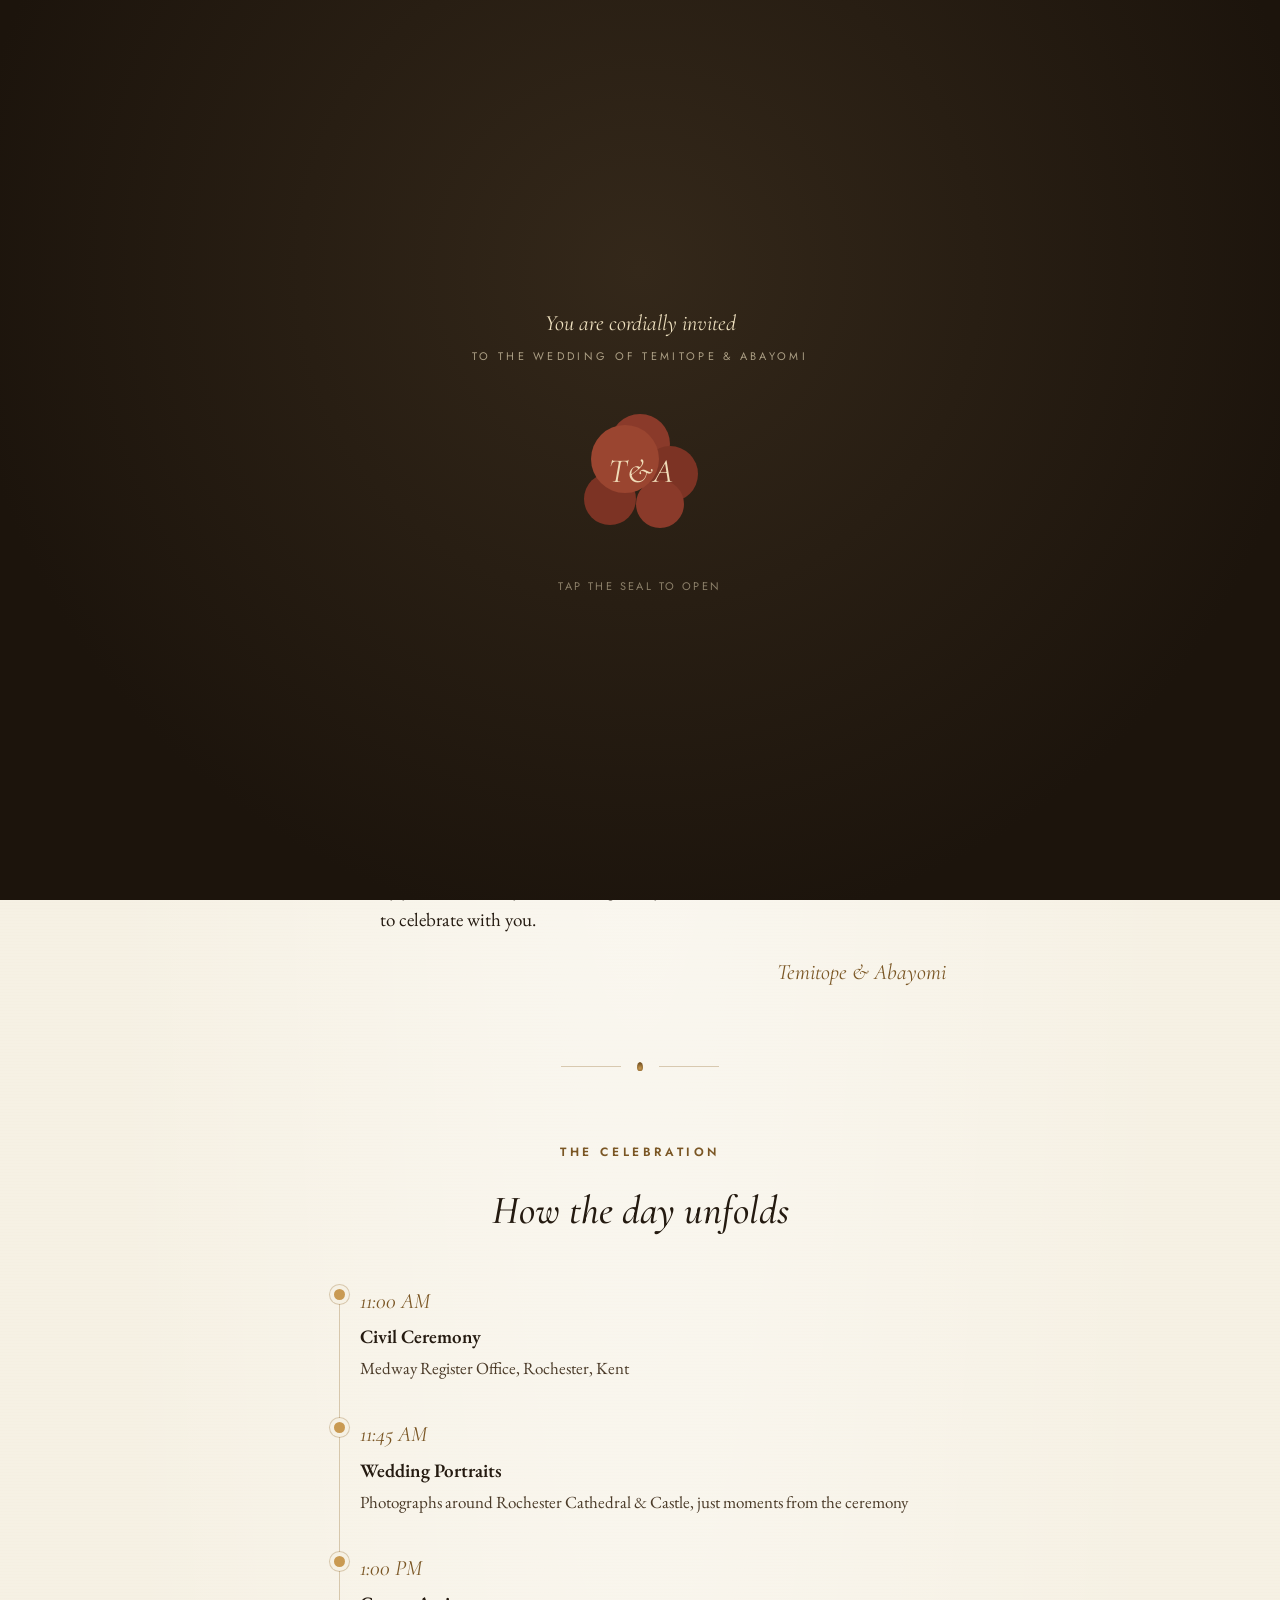
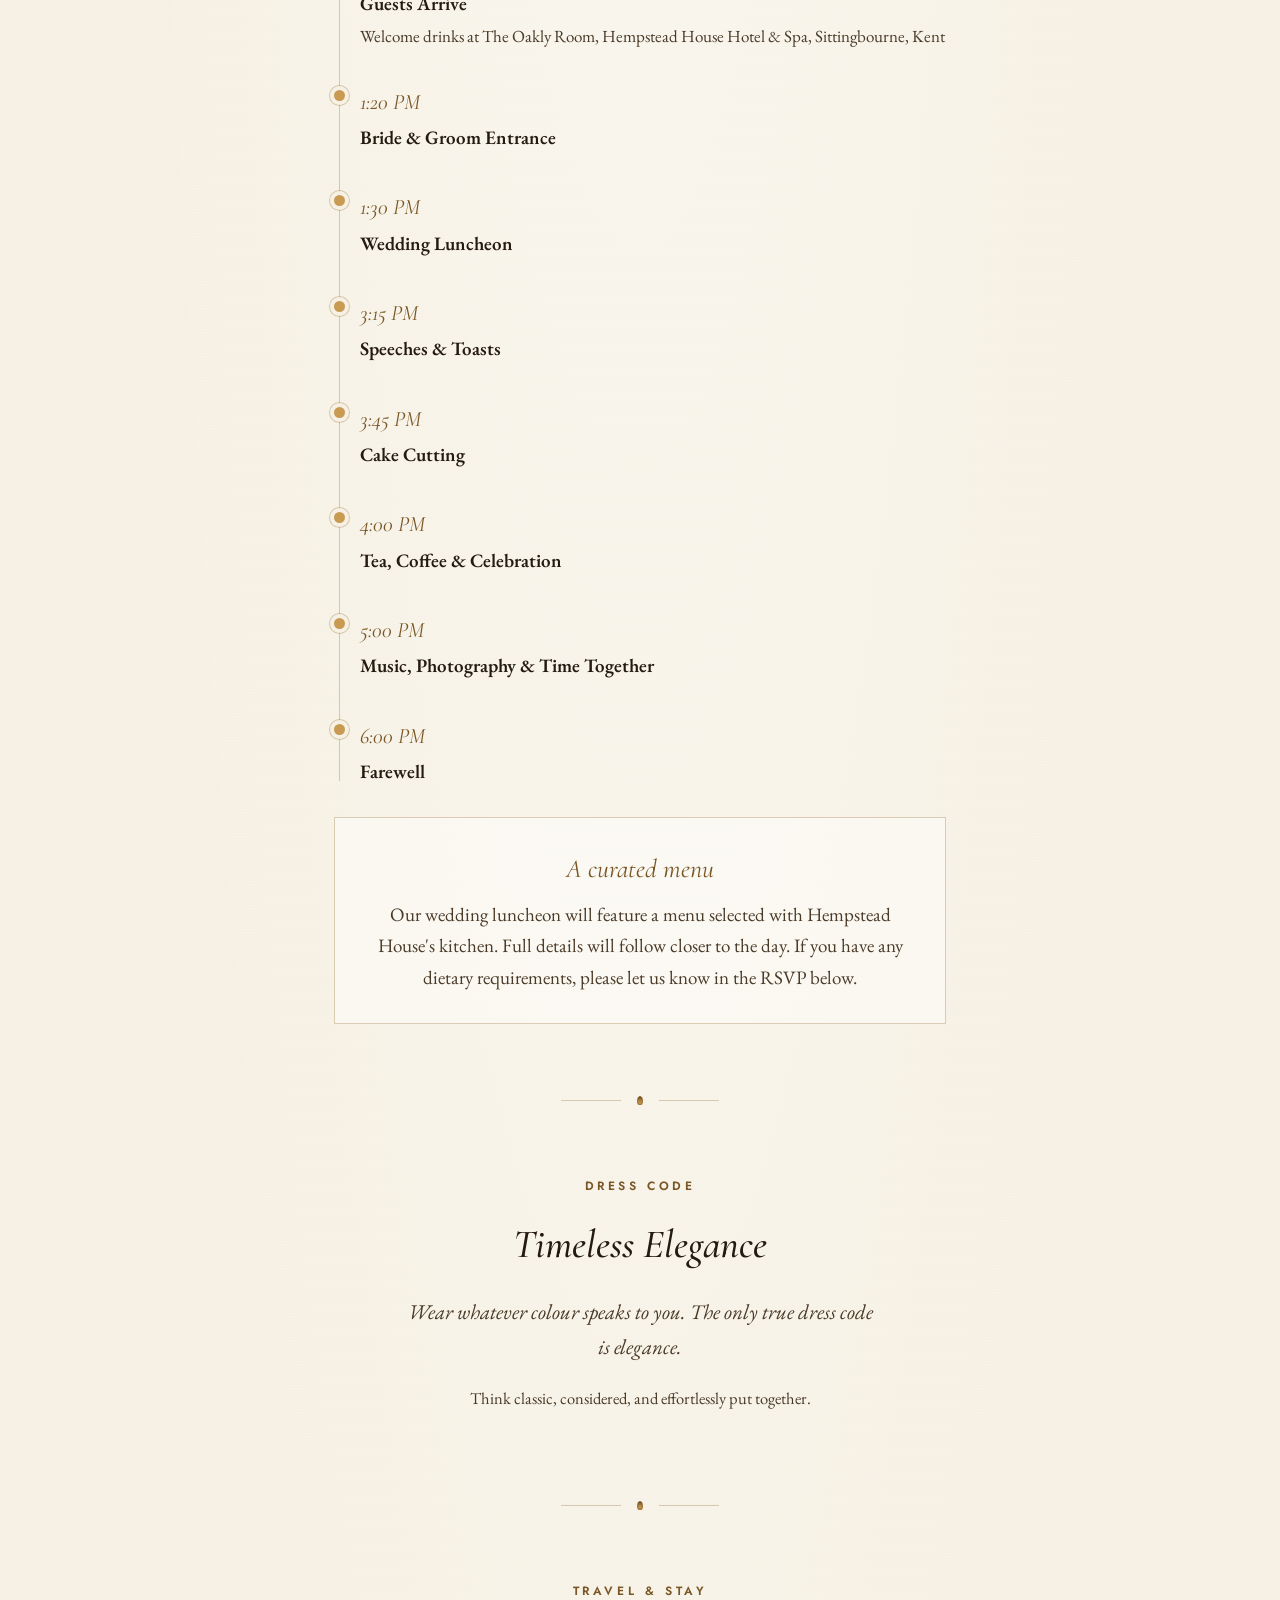
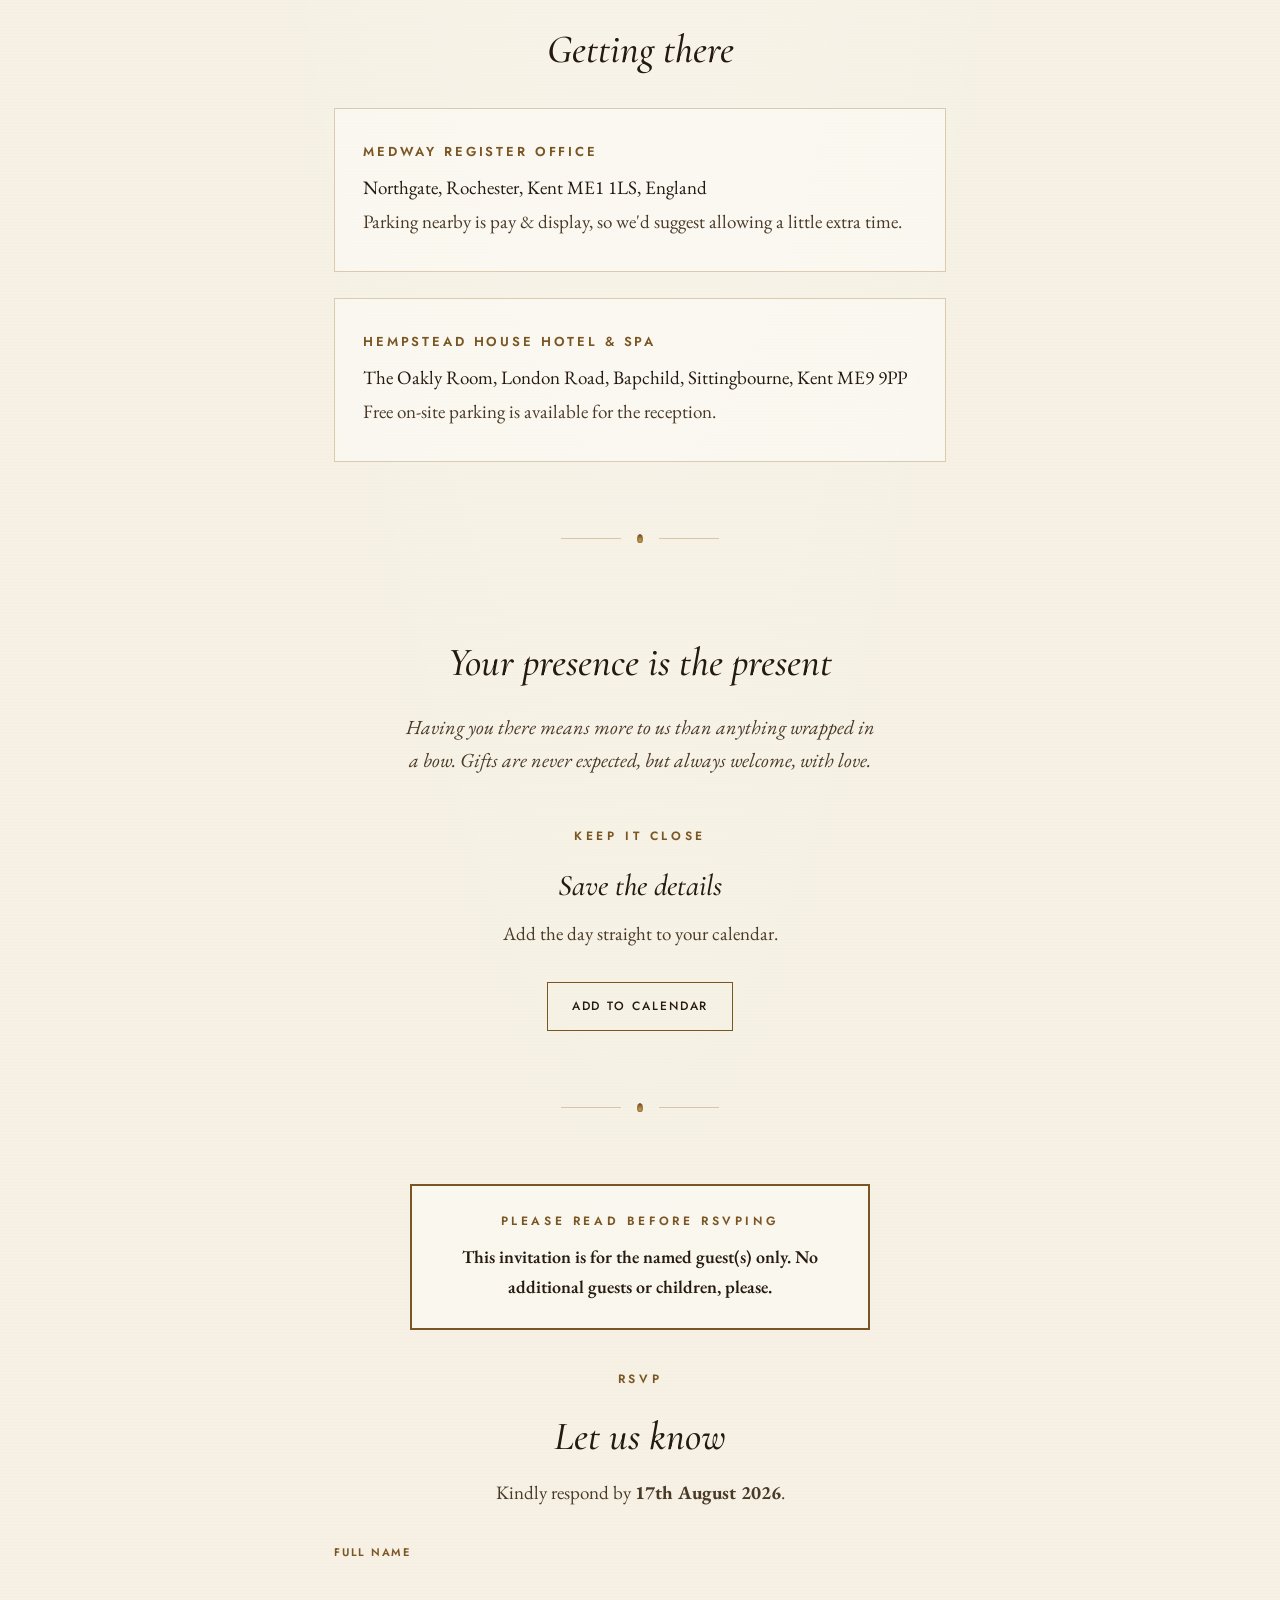
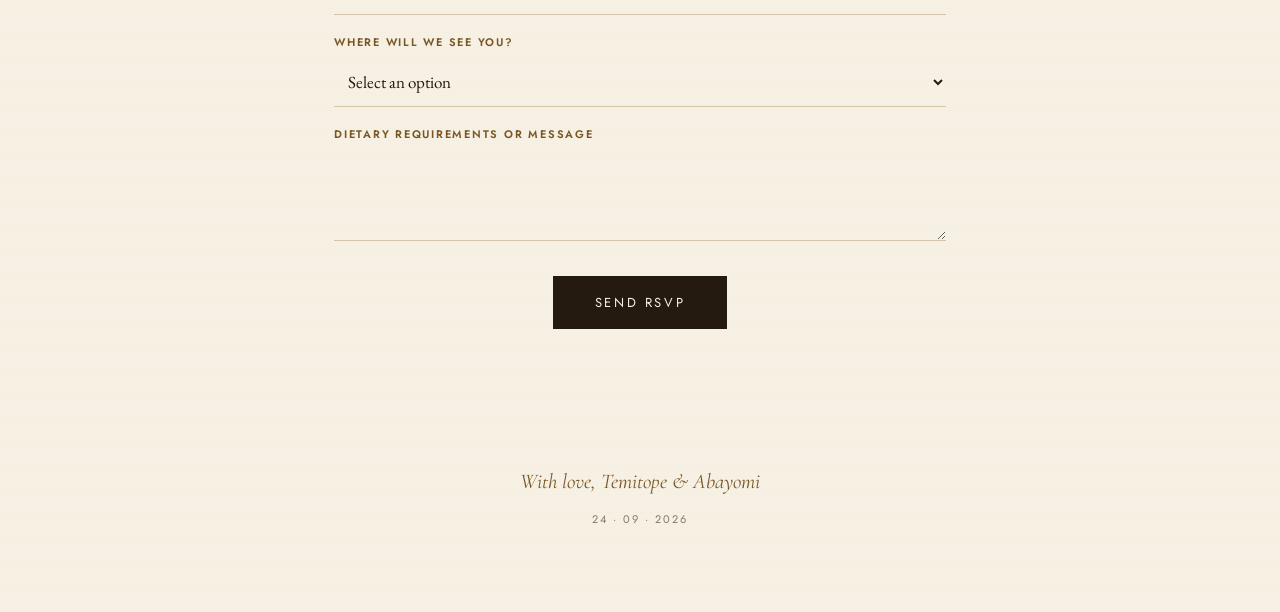
<file: index.html>
<!DOCTYPE html>
<html lang="en">
<head>
<meta charset="UTF-8">
<meta name="viewport" content="width=device-width, initial-scale=1.0, viewport-fit=cover">
<meta name="color-scheme" content="light only">
<meta name="supported-color-schemes" content="light">
<meta name="theme-color" content="#f6f1e4">
<meta name="apple-mobile-web-app-capable" content="yes">
<meta name="apple-mobile-web-app-status-bar-style" content="default">
<title>Temitope & Abayomi, 24th September 2026</title>
<meta name="description" content="Together with their families, Temitope and Abayomi invite you to celebrate their wedding on 24th September 2026, Kent, England.">

<!-- Open Graph / link preview tags (WhatsApp, iMessage, Facebook, LinkedIn, X) -->
<meta property="og:site_name" content="Temitope & Abayomi">
<meta property="og:title" content="Temitope & Abayomi, 24th September 2026">
<meta property="og:description" content="Together with their families, we invite you to celebrate our wedding in Kent, England.">
<meta property="og:image" content="https://topeandabayomi.com/og-image.jpg">
<meta property="og:image:width" content="1200">
<meta property="og:image:height" content="630">
<meta property="og:image:alt" content="Temitope and Abayomi, Thursday, 24th September 2026, Kent">
<meta property="og:type" content="website">
<meta property="og:url" content="https://topeandabayomi.com/">
<meta property="og:locale" content="en_GB">
<meta name="twitter:card" content="summary_large_image">
<meta name="twitter:title" content="Temitope & Abayomi, 24th September 2026">
<meta name="twitter:description" content="Together with their families, we invite you to celebrate our wedding in Kent, England.">
<meta name="twitter:image" content="https://topeandabayomi.com/og-image.jpg">
<meta name="twitter:image:alt" content="Temitope and Abayomi, Thursday, 24th September 2026, Kent">
<link rel="icon" href="data:image/svg+xml,%3Csvg xmlns='http://www.w3.org/2000/svg' viewBox='0 0 100 100'%3E%3Ccircle cx='50' cy='50' r='48' fill='%232a2015'/%3E%3Ctext x='50' y='65' font-size='42' font-family='Georgia,serif' font-style='italic' fill='%23c99a52' text-anchor='middle'%3ET%26A%3C/text%3E%3C/svg%3E">
<link rel="apple-touch-icon" href="apple-touch-icon.png">
<link rel="preconnect" href="https://fonts.googleapis.com">
<link rel="preconnect" href="https://fonts.gstatic.com" crossorigin>
<link href="https://fonts.googleapis.com/css2?family=Cormorant+Garamond:ital,wght@0,400;0,500;0,600;1,400;1,500;1,600&family=EB+Garamond:ital,wght@0,400;0,500;1,400&family=Jost:wght@400;500;600&display=swap" rel="stylesheet">
<style>
  :root{
    color-scheme: light;
    --ivory:#f6f1e4;
    --parchment:#eee0bf;
    --espresso:#241a10;
    --espresso-soft:#4a3a28;
    --gold:#93692e;
    --gold-deep:#7a5624;
    --gold-bright:#c99a52;
    --sage:#5f6b48;
    --line: rgba(147,105,46,0.32);
    --card-bg: rgba(255,255,255,0.4);
  }
  *{box-sizing:border-box; -webkit-font-smoothing:antialiased;}
  html{scroll-behavior:smooth; color-scheme:light;}
  body{
    margin:0;
    background-color:var(--ivory);
    background-image:
      radial-gradient(ellipse at top, rgba(255,255,255,0.5), transparent 60%),
      repeating-linear-gradient(0deg, rgba(147,105,46,0.02) 0px, transparent 1px, transparent 3px);
    color:var(--espresso);
    font-family:'EB Garamond', serif;
    font-size:19px;
    line-height:1.65;
    overflow-x:hidden;
    -webkit-text-size-adjust:100%;
  }
  .display{ font-family:'Cormorant Garamond', serif; }
  .eyebrow{
    font-family:'Jost', sans-serif;
    letter-spacing:0.3em;
    text-transform:uppercase;
    font-size:12px;
    color:var(--gold-deep);
    font-weight:600;
  }
  a{ color:var(--espresso); }
  ::selection{ background:var(--gold-bright); color:var(--ivory); }

  /* ================= SEAL ENTRY ================= */
  #seal-screen{
    position:fixed; inset:0; z-index:100;
    background:
      radial-gradient(ellipse at 50% 30%, #34281a 0%, #1c140c 75%);
    display:flex; align-items:center; justify-content:center;
    flex-direction:column; padding:24px;
    transition:opacity 1s ease, visibility 1s ease;
  }
  #seal-screen.opened{ opacity:0; visibility:hidden; pointer-events:none; }
  .seal-greeting{
    font-family:'Cormorant Garamond', serif;
    font-style:italic;
    font-size:22px;
    color:var(--parchment);
    margin-bottom:6px;
    text-align:center;
    max-width:320px;
  }
  .seal-invite{
    font-family:'Jost', sans-serif;
    letter-spacing:0.3em;
    text-transform:uppercase;
    font-size:11px;
    color:var(--parchment);
    opacity:0.65;
    margin-bottom:34px;
    text-align:center;
  }
  .wax{
    position:relative; width:150px; height:150px; cursor:pointer;
    -webkit-tap-highlight-color:transparent;
  }
  .wax svg{ width:100%; height:100%; display:block; }
  .wax .drip{
    transform-origin:center;
    animation:idle-glow 3.4s ease-in-out infinite;
  }
  @keyframes idle-glow{
    0%,100%{ filter:drop-shadow(0 0 5px rgba(201,154,82,0.3)); }
    50%{ filter:drop-shadow(0 0 16px rgba(201,154,82,0.6)); }
  }
  .wax:active .drip{ animation:none; }
  .seal-hint{
    margin-top:28px;
    font-family:'Jost', sans-serif; font-size:11px; letter-spacing:0.22em;
    text-transform:uppercase; color:var(--parchment); opacity:0.5;
  }
  .shard{ transform-origin:center; transition:transform 0.95s cubic-bezier(.5,-0.3,.5,1.3), opacity 0.95s ease; opacity:1; }
  #seal-screen.breaking .shard-1{ transform:translate(-62px,-74px) rotate(-38deg); opacity:0; }
  #seal-screen.breaking .shard-2{ transform:translate(72px,-42px) rotate(30deg); opacity:0; }
  #seal-screen.breaking .shard-3{ transform:translate(-42px,84px) rotate(-22deg); opacity:0; }
  #seal-screen.breaking .shard-4{ transform:translate(68px,68px) rotate(32deg); opacity:0; }
  #seal-screen.breaking .shard-5{ transform:translate(0,-98px) rotate(10deg); opacity:0; }

  /* ================= DIVIDER ================= */
  .divider{ display:flex; align-items:center; justify-content:center; gap:16px; width:fit-content; margin:0 auto; }
  .divider .rule{ width:60px; height:1px; background:var(--line); }
  .flame{
    width:6px; height:9px; border-radius:50% 50% 50% 50% / 60% 60% 40% 40%;
    background:radial-gradient(circle at 50% 70%, var(--gold-bright), var(--gold-deep) 70%);
    animation:flicker 2.7s ease-in-out infinite;
  }
  @keyframes flicker{
    0%,100%{ transform:scaleY(1) scaleX(1); opacity:1; }
    30%{ transform:scaleY(1.16) scaleX(0.9); opacity:0.85; }
    55%{ transform:scaleY(0.9) scaleX(1.05); opacity:1; }
    80%{ transform:scaleY(1.08) scaleX(0.95); opacity:0.9; }
  }

  /* ================= REVEAL ANIMATION ================= */
  .reveal{ opacity:0; transform:translateY(26px); transition:opacity 0.9s ease, transform 0.9s ease; }
  .reveal.visible{ opacity:1; transform:translateY(0); }
  @media (prefers-reduced-motion: reduce){
    .reveal{ opacity:1; transform:none; transition:none; }
    .flame{ animation:none; }
  }

  /* ================= LAYOUT ================= */
  section{ padding:72px 24px; max-width:660px; margin:0 auto; text-align:center; }
  .crest{
    width:60px; height:60px; margin:0 auto 20px; border:1px solid var(--gold);
    border-radius:50%; display:flex; align-items:center; justify-content:center;
    font-family:'Cormorant Garamond', serif; font-style:italic; font-size:22px; color:var(--gold-deep);
  }
  .hero{ padding-top:88px; }
  .hero h1{ font-size:clamp(44px, 10vw, 74px); font-weight:500; margin:8px 0 4px; line-height:1.05; }
  .hero .amp{ font-style:italic; color:var(--gold-deep); display:block; font-size:0.55em; margin:4px 0; }
  .hero .date-line{
    margin-top:26px; font-family:'Jost', sans-serif; letter-spacing:0.2em; text-transform:uppercase;
    font-size:13.5px; color:var(--espresso-soft); font-weight:500;
  }
  .hero .place-line{
    margin-top:6px; font-family:'Jost', sans-serif; letter-spacing:0.2em; text-transform:uppercase;
    font-size:13.5px; color:var(--gold-deep); font-weight:500;
  }
  .hero .hero-sub{
    margin-top:22px; font-family:'Cormorant Garamond', serif; font-style:italic; font-size:20px;
    color:var(--espresso-soft); max-width:420px; margin-left:auto; margin-right:auto;
  }
  #countdown{ margin-top:38px; display:flex; gap:24px; justify-content:center; flex-wrap:wrap; }
  .c-box{ min-width:64px; }
  .c-num{ font-family:'Cormorant Garamond', serif; font-size:36px; color:var(--gold-deep); font-weight:600; }
  .c-label{ font-family:'Jost', sans-serif; font-size:10px; letter-spacing:0.2em; text-transform:uppercase; opacity:0.75; }

  h2.section-title{ font-size:40px; font-weight:500; margin:14px 0 8px; font-style:italic; }
  .lede{ color:var(--espresso-soft); max-width:480px; margin:0 auto; }

  .note-body{ text-align:left; max-width:520px; margin:28px auto 0; }
  .note-body p{ margin:0 0 18px; }
  .note-sign{ text-align:right; font-family:'Cormorant Garamond', serif; font-style:italic; font-size:22px; color:var(--gold-deep); margin-top:8px; }

  .timeline{ text-align:left; margin-top:40px; position:relative; padding-left:26px; }
  .timeline::before{
    content:''; position:absolute; left:5px; top:6px; bottom:6px; width:1px; background:var(--line);
  }
  .t-item{ position:relative; padding-bottom:34px; }
  .t-item:last-child{ padding-bottom:0; }
  .t-item::before{
    content:''; position:absolute; left:-26px; top:6px; width:11px; height:11px; border-radius:50%;
    background:var(--gold-bright); box-shadow:0 0 0 4px var(--ivory), 0 0 0 5px var(--line);
  }
  .t-time{
    font-family:'Cormorant Garamond', serif; font-style:italic; font-size:22px; color:var(--gold-deep); display:block;
  }
  .t-title{ font-weight:600; margin:2px 0 2px; font-size:19px; }
  .t-desc{ color:var(--espresso-soft); font-size:17px; margin:0; }

  .detail-card{
    border:1px solid var(--line); padding:32px 28px; margin-top:26px; text-align:left;
    background:var(--card-bg);
  }
  .detail-card h3{
    font-family:'Jost', sans-serif; letter-spacing:0.22em; text-transform:uppercase; font-size:13px;
    color:var(--gold-deep); margin:0 0 10px; font-weight:600;
  }
  .detail-card p{ margin:2px 0; }

  .dress-note{
    font-style:italic; font-size:21px; margin-top:18px; color:var(--espresso-soft);
    max-width:480px; margin-left:auto; margin-right:auto;
  }
  .dress-sub{ margin-top:14px; font-size:16.5px; color:var(--espresso-soft); }

  .menu-teaser{
    border:1px solid var(--line); padding:30px 28px; margin-top:30px;
    background:var(--card-bg);
  }
  .menu-teaser .fork{ font-family:'Cormorant Garamond', serif; font-style:italic; font-size:26px; color:var(--gold-deep); margin-bottom:8px; }

  .rsvp-form{ margin-top:34px; text-align:left; display:flex; flex-direction:column; gap:18px; }
  .rsvp-form label{
    font-family:'Jost', sans-serif; font-size:11px; letter-spacing:0.16em; text-transform:uppercase;
    color:var(--gold-deep); display:block; margin-bottom:7px; font-weight:600;
  }
  .rsvp-form input, .rsvp-form select, .rsvp-form textarea{
    width:100%; padding:12px 10px; font-family:'EB Garamond', serif; font-size:17px;
    background:transparent; border:none; border-bottom:1px solid var(--line); color:var(--espresso);
  }
  .rsvp-form input:focus, .rsvp-form select:focus, .rsvp-form textarea:focus{
    outline:none; border-bottom:1px solid var(--gold-deep);
  }
  .rsvp-submit{
    margin-top:8px; align-self:center; font-family:'Jost', sans-serif; letter-spacing:0.2em; text-transform:uppercase;
    font-size:13px; background:var(--espresso); color:var(--ivory); border:none; padding:17px 42px; cursor:pointer;
    transition:background 0.3s ease;
  }
  .rsvp-submit:hover{ background:var(--gold-deep); }

  .wallet-row{ margin-top:32px; display:flex; gap:14px; justify-content:center; flex-wrap:wrap; }
  .pill-btn{
    font-family:'Jost', sans-serif; letter-spacing:0.16em; text-transform:uppercase; font-size:12px;
    border:1px solid var(--gold-deep); color:var(--espresso); padding:14px 24px; text-decoration:none;
    display:inline-block; transition:background 0.3s, color 0.3s; font-weight:500;
  }
  .pill-btn:hover{ background:var(--gold-deep); color:var(--ivory); }

  footer{
    text-align:center; padding:64px 24px 84px; font-family:'Cormorant Garamond', serif; font-style:italic;
    font-size:21px; color:var(--gold-deep);
  }
  footer .foot-small{
    display:block; margin-top:10px; font-family:'Jost', sans-serif; font-style:normal; font-size:11px;
    letter-spacing:0.18em; text-transform:uppercase; color:var(--espresso-soft); opacity:0.65;
  }

  @media (max-width:480px){
    section{ padding:76px 20px; }
    .detail-card, .menu-teaser{ padding:24px 20px; }
  }
</style>
</head>
<body>

<div id="seal-screen">
  <div class="seal-greeting" id="seal-greeting">You are cordially invited</div>
  <div class="seal-invite" id="seal-subline">to the wedding of Temitope &amp; Abayomi</div>
  <div class="wax" id="wax" role="button" tabindex="0" aria-label="Break the seal to open your invitation">
    <svg viewBox="0 0 150 150">
      <g class="drip">
        <circle class="shard shard-1" cx="75" cy="45" r="30" fill="#8a3a2a"/>
        <circle class="shard shard-2" cx="105" cy="75" r="28" fill="#7c3324"/>
        <circle class="shard shard-3" cx="45" cy="100" r="26" fill="#7c3324"/>
        <circle class="shard shard-4" cx="95" cy="105" r="24" fill="#8a3a2a"/>
        <circle class="shard shard-5" cx="60" cy="60" r="34" fill="#9a4530"/>
        <text x="75" y="83" text-anchor="middle" font-family="Cormorant Garamond, serif" font-style="italic" font-size="34" fill="#f0dcb8">T&amp;A</text>
      </g>
    </svg>
  </div>
  <div class="seal-hint">Tap the seal to open</div>
</div>

<section class="hero">
  <div class="eyebrow">Together with their families</div>
  <h1 class="display">Temitope<span class="amp">&amp;</span>Abayomi</h1>
  <div class="date-line">Thursday, 24th September 2026</div>
  <div class="place-line">Kent, England</div>
  <p class="hero-sub">A celebration of love, family, and the beginning of forever, shared with those who matter most.</p>
  <p class="hero-sub" id="guest-welcome" style="display:none; color:var(--gold-deep); margin-top:10px;"></p>

  <div id="countdown" aria-label="Countdown to the wedding">
    <div class="c-box"><div class="c-num" id="cd-days">--</div><div class="c-label">Days</div></div>
    <div class="c-box"><div class="c-num" id="cd-hours">--</div><div class="c-label">Hours</div></div>
    <div class="c-box"><div class="c-num" id="cd-mins">--</div><div class="c-label">Mins</div></div>
    <div class="c-box"><div class="c-num" id="cd-secs">--</div><div class="c-label">Secs</div></div>
  </div>
</section>

<div class="divider"><span class="rule"></span><span class="flame"></span><span class="rule"></span></div>

<section id="welcome" class="reveal">
  <div class="eyebrow">Welcome</div>
  <h2 class="section-title display">A note from us</h2>
  <div class="note-body">
    <p>Just twenty of the people who feel like home to us, family by blood or by years of love. If you're reading this, you're one of them. We can't wait to celebrate with you.</p>
  </div>
  <div class="note-sign">Temitope &amp; Abayomi</div>
</section>

<div class="divider"><span class="rule"></span><span class="flame"></span><span class="rule"></span></div>

<section id="schedule" class="reveal">
  <div class="eyebrow">The Celebration</div>
  <h2 class="section-title display">How the day unfolds</h2>

  <div class="timeline">
    <div class="t-item">
      <span class="t-time">11:00 AM</span>
      <div class="t-title">Civil Ceremony</div>
      <p class="t-desc">Medway Register Office, Rochester, Kent</p>
    </div>
    <div class="t-item">
      <span class="t-time">11:45 AM</span>
      <div class="t-title">Wedding Portraits</div>
      <p class="t-desc">Photographs around Rochester Cathedral &amp; Castle, just moments from the ceremony</p>
    </div>
    <div class="t-item">
      <span class="t-time">1:00 PM</span>
      <div class="t-title">Guests Arrive</div>
      <p class="t-desc">Welcome drinks at The Oakly Room, Hempstead House Hotel &amp; Spa, Sittingbourne, Kent</p>
    </div>
    <div class="t-item">
      <span class="t-time">1:20 PM</span>
      <div class="t-title">Bride &amp; Groom Entrance</div>
      <p class="t-desc"></p>
    </div>
    <div class="t-item">
      <span class="t-time">1:30 PM</span>
      <div class="t-title">Wedding Luncheon</div>
      <p class="t-desc"></p>
    </div>
    <div class="t-item">
      <span class="t-time">3:15 PM</span>
      <div class="t-title">Speeches &amp; Toasts</div>
      <p class="t-desc"></p>
    </div>
    <div class="t-item">
      <span class="t-time">3:45 PM</span>
      <div class="t-title">Cake Cutting</div>
      <p class="t-desc"></p>
    </div>
    <div class="t-item">
      <span class="t-time">4:00 PM</span>
      <div class="t-title">Tea, Coffee &amp; Celebration</div>
      <p class="t-desc"></p>
    </div>
    <div class="t-item">
      <span class="t-time">5:00 PM</span>
      <div class="t-title">Music, Photography &amp; Time Together</div>
      <p class="t-desc"></p>
    </div>
    <div class="t-item">
      <span class="t-time">6:00 PM</span>
      <div class="t-title">Farewell</div>
      <p class="t-desc"></p>
    </div>
  </div>

  <div class="menu-teaser">
    <div class="fork">A curated menu</div>
    <p style="margin:0; color:var(--espresso-soft);">Our wedding luncheon will feature a menu selected with Hempstead House's kitchen. Full details will follow closer to the day. If you have any dietary requirements, please let us know in the RSVP below.</p>
  </div>
</section>

<div class="divider"><span class="rule"></span><span class="flame"></span><span class="rule"></span></div>

<section id="dress" class="reveal">
  <div class="eyebrow">Dress Code</div>
  <h2 class="section-title display">Timeless Elegance</h2>
  <p class="dress-note">Wear whatever colour speaks to you. The only true dress code is elegance.</p>
  <p class="dress-sub">Think classic, considered, and effortlessly put together.</p>
</section>

<div class="divider"><span class="rule"></span><span class="flame"></span><span class="rule"></span></div>

<section id="travel" class="reveal">
  <div class="eyebrow">Travel &amp; Stay</div>
  <h2 class="section-title display">Getting there</h2>

  <div class="detail-card">
    <h3>Medway Register Office</h3>
    <p>Northgate, Rochester, Kent ME1 1LS, England</p>
    <p style="color:var(--espresso-soft);">Parking nearby is pay &amp; display, so we'd suggest allowing a little extra time.</p>
  </div>

  <div class="detail-card">
    <h3>Hempstead House Hotel &amp; Spa</h3>
    <p>The Oakly Room, London Road, Bapchild, Sittingbourne, Kent ME9 9PP</p>
    <p style="color:var(--espresso-soft);">Free on-site parking is available for the reception.</p>
  </div>
</section>

<div class="divider"><span class="rule"></span><span class="flame"></span><span class="rule"></span></div>

<section id="gift" class="reveal">
  <h2 class="section-title display">Your presence is the present</h2>
  <p class="lede" style="font-style:italic; font-size:20px; margin-top:16px;">Having you there means more to us than anything wrapped in a bow. Gifts are never expected, but always welcome, with love.</p>

  <div style="margin-top:50px;">
    <div class="eyebrow">Keep It Close</div>
    <h2 class="section-title display" style="font-size:30px;">Save the details</h2>
    <p class="lede">Add the day straight to your calendar.</p>
    <div class="wallet-row">
      <a class="pill-btn" id="calendar-link" href="#">Add to Calendar</a>
    </div>
  </div>
</section>

<div class="divider"><span class="rule"></span><span class="flame"></span><span class="rule"></span></div>

<section id="rsvp" class="reveal">
  <div style="border:2px solid var(--gold-deep); background:var(--card-bg); padding:26px 24px; max-width:460px; margin:0 auto 40px; text-align:center;">
    <div class="eyebrow" style="margin-bottom:10px;">Please Read Before RSVPing</div>
    <p style="margin:0; font-weight:600; font-size:18px; color:var(--espresso);">This invitation is for the named guest(s) only. No additional guests or children, please.</p>
  </div>
  <div class="eyebrow">RSVP</div>
  <h2 class="section-title display">Let us know</h2>
  <p class="lede">Kindly respond by <strong>17th August 2026</strong>.</p>

  <form class="rsvp-form" id="rsvp-form" action="https://formspree.io/f/mykrzagr" method="POST">
    <div>
      <label for="name">Full name</label>
      <input type="text" id="name" name="name" required>
    </div>
    <div>
      <label for="attending">Where will we see you?</label>
      <select id="attending" name="attending" required>
        <option value="">Select an option</option>
        <option value="Ceremony and Reception">Joyfully accepts, Ceremony and Reception</option>
        <option value="Ceremony only">Ceremony only, Medway Register Office</option>
        <option value="Reception only">Reception only, The Oakly Room, Hempstead House, Sittingbourne</option>
        <option value="Declines">Regretfully declines</option>
      </select>
    </div>
    <div>
      <label for="notes">Dietary requirements or message</label>
      <textarea id="notes" name="notes" rows="3"></textarea>
    </div>
    <button type="submit" class="rsvp-submit" id="rsvp-submit-btn">Send RSVP</button>
    <p id="rsvp-error" style="display:none; color:#a03030; font-style:italic; text-align:center; margin-top:6px;">Something went wrong, please try again, or message us directly.</p>
  </form>

  <div id="rsvp-thankyou" style="display:none; text-align:center; margin-top:20px;">
    <div class="display" style="font-size:30px; font-style:italic; color:var(--gold-deep); margin-bottom:10px;" id="rsvp-thankyou-title">Thank you</div>
    <p class="lede" id="rsvp-thankyou-text">Your response has been received.</p>
  </div>
</section>

<footer>
  With love, Temitope &amp; Abayomi
  <span class="foot-small">24 · 09 · 2026</span>
</footer>

<script>
  const params = new URLSearchParams(location.search);
  const guestName = params.get('to');
  if(guestName){
    const cleanName = decodeURIComponent(guestName).replace(/-/g, ' ');
    document.getElementById('seal-greeting').textContent = 'Dear ' + cleanName + ',';
    const gw = document.getElementById('guest-welcome');
    gw.textContent = 'Welcome, ' + cleanName + ', we\'re delighted you\'ll be celebrating with us.';
    gw.style.display = 'block';
    document.getElementById('seal-subline').textContent = 'you are cordially invited to our wedding';
  }

  const sealScreen = document.getElementById('seal-screen');
  const wax = document.getElementById('wax');
  function openInvite(){
    if(sealScreen.classList.contains('breaking')) return;
    sealScreen.classList.add('breaking');
    setTimeout(()=> sealScreen.classList.add('opened'), 550);
    setTimeout(()=> { sealScreen.style.display='none'; }, 1650);
  }
  wax.addEventListener('click', openInvite);
  wax.addEventListener('keypress', (e)=>{ if(e.key==='Enter' || e.key===' ') openInvite(); });

  const weddingDate = new Date('2026-09-24T11:00:00+01:00').getTime();
  function tick(){
    const diff = weddingDate - Date.now();
    if(diff <= 0){
      document.getElementById('countdown').innerHTML = '<div class="c-num" style="font-size:22px;">Today is the day! ♥</div>';
      return;
    }
    const d = Math.floor(diff / 86400000);
    const h = Math.floor((diff % 86400000) / 3600000);
    const m = Math.floor((diff % 3600000) / 60000);
    const s = Math.floor((diff % 60000) / 1000);
    document.getElementById('cd-days').textContent = d;
    document.getElementById('cd-hours').textContent = String(h).padStart(2,'0');
    document.getElementById('cd-mins').textContent = String(m).padStart(2,'0');
    document.getElementById('cd-secs').textContent = String(s).padStart(2,'0');
  }
  tick();
  setInterval(tick, 1000);

  document.getElementById('calendar-link').addEventListener('click', function(e){
    e.preventDefault();
    const icsContent = [
      'BEGIN:VCALENDAR','VERSION:2.0','BEGIN:VEVENT',
      "SUMMARY:Temitope & Abayomi's Wedding",
      'DTSTART:20260924T100000Z',
      'DTEND:20260924T170000Z',
      'LOCATION:Medway Register Office\\, then Hempstead House Hotel & Spa\\, Kent',
      'DESCRIPTION:Ceremony 11:00 AM at Medway Register Office. Celebration from 1:00 PM at Hempstead House Hotel & Spa\\, The Oakly Room.',
      'END:VEVENT','END:VCALENDAR'
    ].join('\r\n');
    const blob = new Blob([icsContent], {type: 'text/calendar'});
    const url = URL.createObjectURL(blob);
    const a = document.createElement('a');
    a.href = url; a.download = 'temitope-abayomi-wedding.ics';
    document.body.appendChild(a); a.click(); document.body.removeChild(a);
  });

  // ---- RSVP: submit without leaving the page, show an elegant thank-you ----
  const rsvpForm = document.getElementById('rsvp-form');
  const rsvpBtn = document.getElementById('rsvp-submit-btn');
  const rsvpError = document.getElementById('rsvp-error');
  const rsvpThankyou = document.getElementById('rsvp-thankyou');
  const rsvpTitle = document.getElementById('rsvp-thankyou-title');
  const rsvpText = document.getElementById('rsvp-thankyou-text');

  rsvpForm.addEventListener('submit', function(e){
    e.preventDefault();
    rsvpError.style.display = 'none';
    rsvpBtn.textContent = 'Sending…';
    rsvpBtn.disabled = true;

    const attending = document.getElementById('attending').value;
    const formData = new FormData(rsvpForm);

    fetch(rsvpForm.action, {
      method: 'POST',
      body: formData,
      headers: { 'Accept': 'application/json' }
    }).then(response => {
      if(response.ok){
        rsvpForm.style.display = 'none';
        if(attending !== 'Declines'){
          rsvpTitle.textContent = 'Thank you';
          rsvpText.textContent = "We can't wait to celebrate with you. Your response has been received.";
        } else {
          rsvpTitle.textContent = 'Thank you for letting us know';
          rsvpText.textContent = "You'll be missed, thank you for taking the time to reply.";
        }
        rsvpThankyou.style.display = 'block';
      } else {
        rsvpError.style.display = 'block';
        rsvpBtn.textContent = 'Send RSVP';
        rsvpBtn.disabled = false;
      }
    }).catch(() => {
      rsvpError.style.display = 'block';
      rsvpBtn.textContent = 'Send RSVP';
      rsvpBtn.disabled = false;
    });
  });

  const io = new IntersectionObserver((entries)=>{
    entries.forEach(entry=>{
      if(entry.isIntersecting){ entry.target.classList.add('visible'); io.unobserve(entry.target); }
    });
  }, { threshold: 0.15 });
  document.querySelectorAll('.reveal').forEach(el=> io.observe(el));
</script>

<!-- Ambient music, upload "wedding-music.mp3" to the same folder as index.html and it will just work -->
<audio id="bg-music" loop preload="none">
  <source src="wedding-music.mp3" type="audio/mpeg">
</audio>
<button id="music-toggle" aria-label="Toggle background music"
  style="position:fixed; bottom:22px; right:22px; z-index:50; width:48px; height:48px; border-radius:50%;
  background:#f6f1e4; border:1px solid #93692e; color:#7a5624; font-size:18px; cursor:pointer; box-shadow:0 2px 8px rgba(36,26,16,0.18);">🎵</button>
<script>
  const musicBtn = document.getElementById('music-toggle');
  const bgMusic = document.getElementById('bg-music');
  let playing = false;
  musicBtn.addEventListener('click', function(){
    if(playing){ bgMusic.pause(); musicBtn.textContent = '🎵'; }
    else{ bgMusic.play().catch(()=>{}); musicBtn.textContent = '⏸'; }
    playing = !playing;
  });
</script>

</body>
</html>
</file>
